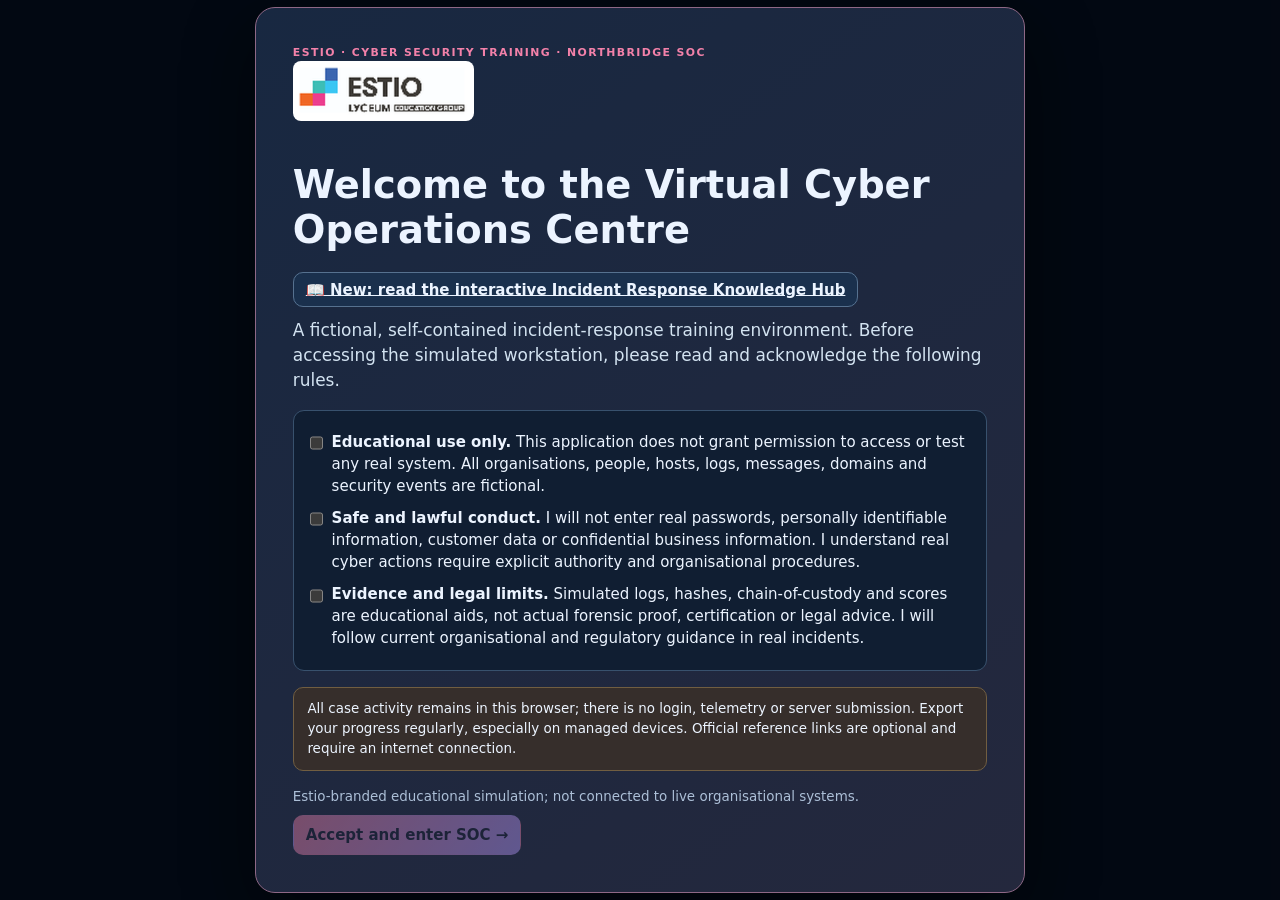
<file: Northbridge_SOC_3.2_Learning_Hub/index.html>
<!doctype html><html lang="en-GB"><head><meta charset="utf-8"><meta name="viewport" content="width=device-width,initial-scale=1"><meta name="theme-color" content="#101b2f"><meta name="description" content="Northbridge SOC 3 – a self-contained fictional cyber incident response workstation for education"><title>Northbridge SOC 3.2 · Virtual Analyst Workstation</title><link rel="icon" href="assets/favicon.svg" type="image/svg+xml"><link rel="stylesheet" href="assets/desktop.css"><script defer src="data/scenarios.js"></script><script defer src="data/practical_missions.js"></script><script defer src="core/engine.js"></script><script defer src="core/desktop.js"></script></head><body><a class="skip" href="#workarea">Skip to workstation</a><div id="root"><p class="loading">Starting Northbridge SOC…</p></div><noscript>This application needs JavaScript enabled. All incidents and activity are fictional and local to your browser.</noscript></body></html>
</file>
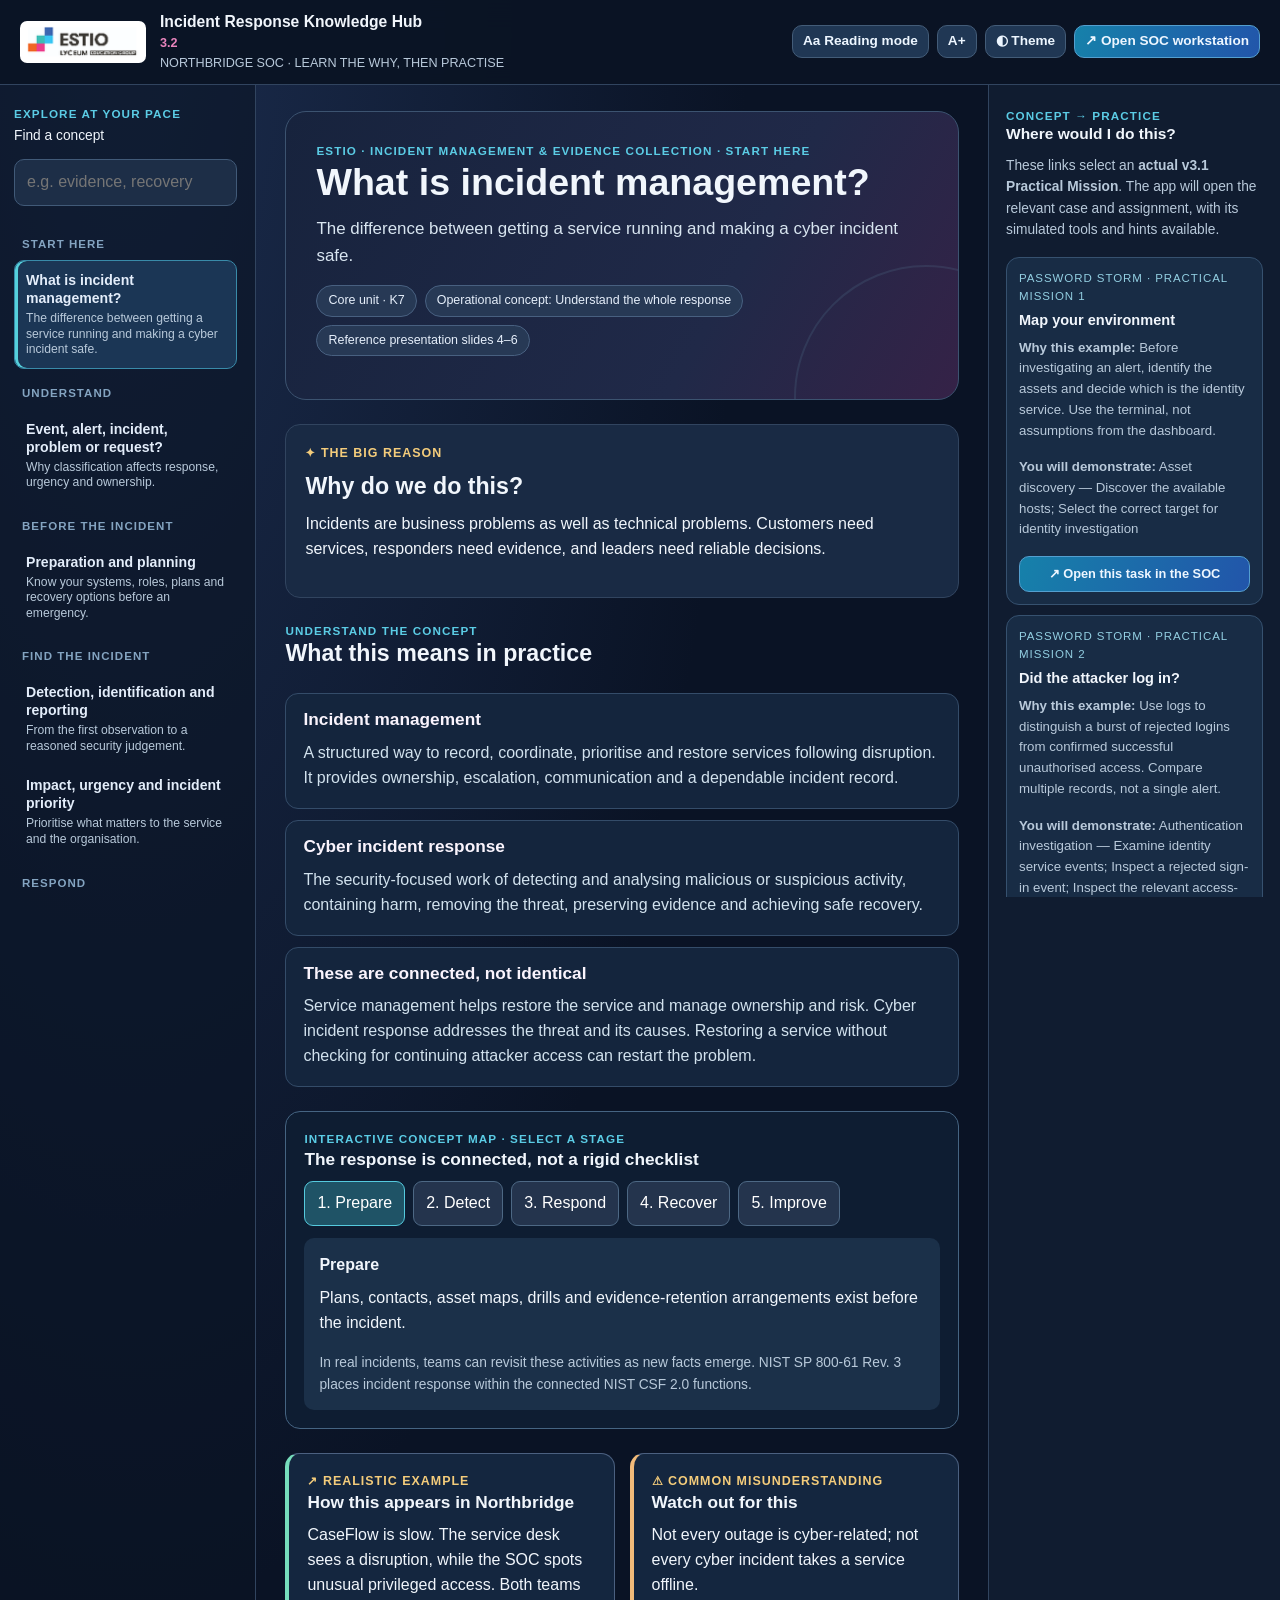
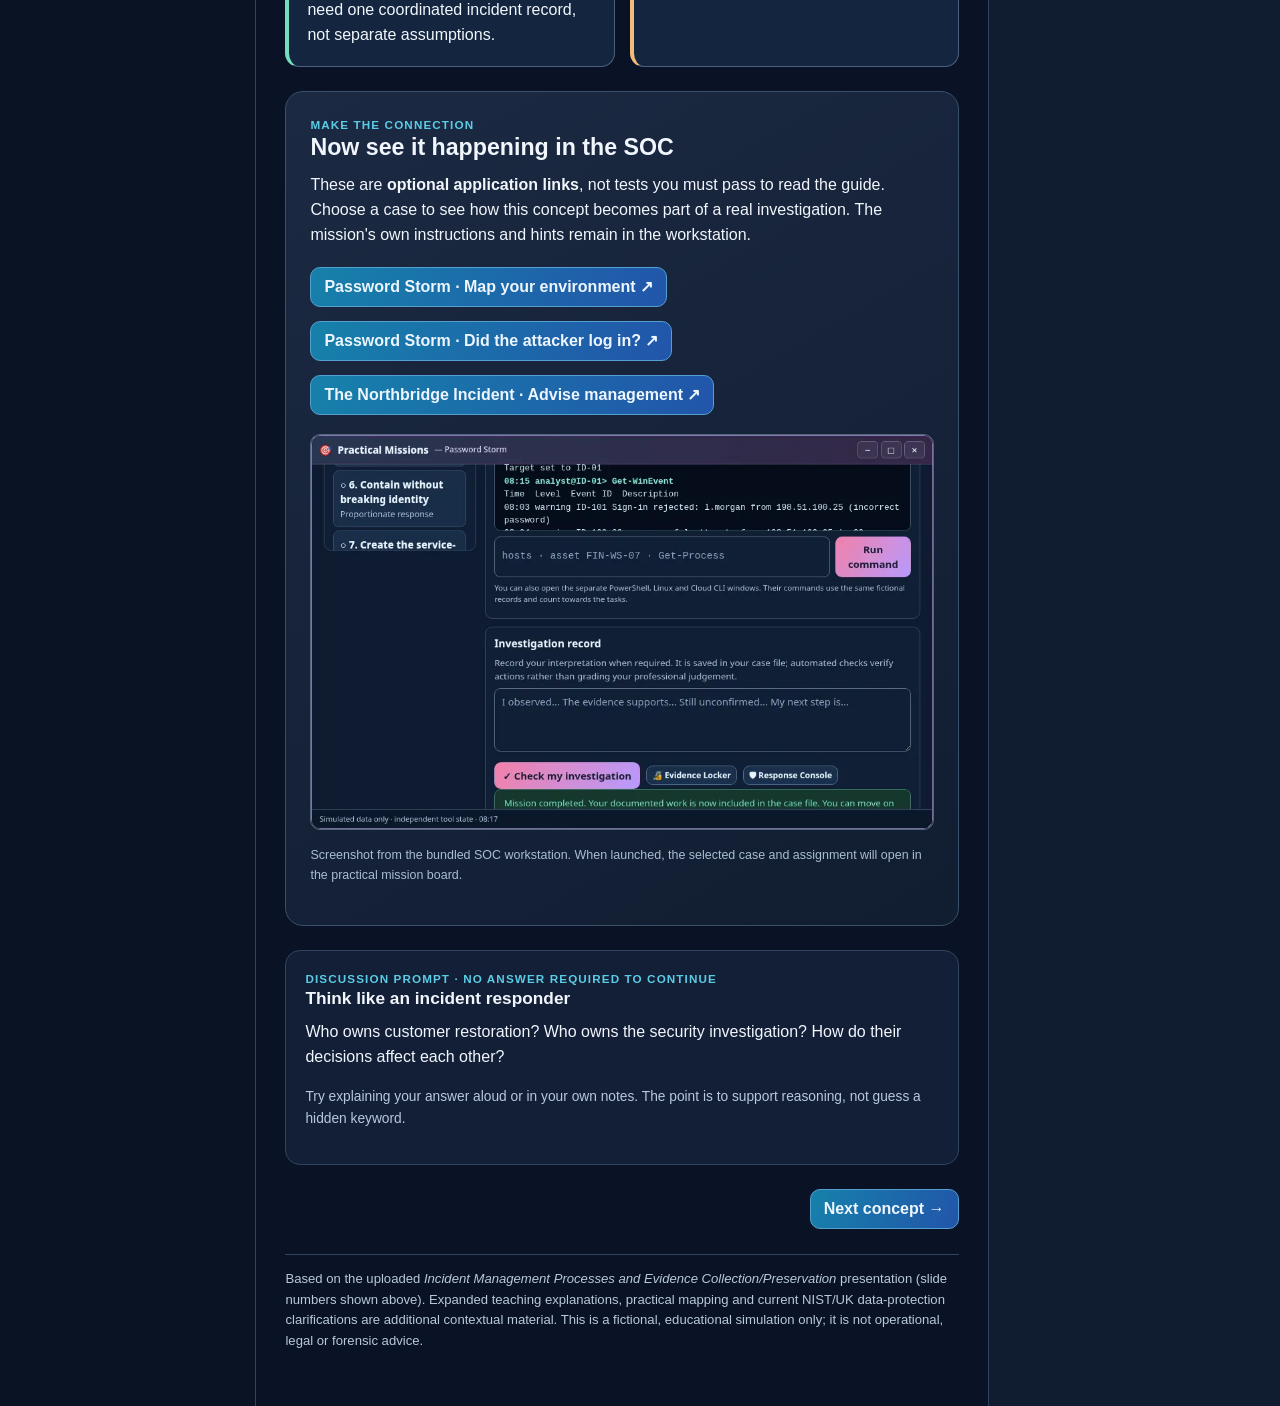
<file: Northbridge_SOC_3.2_Learning_Hub/knowledge/index.html>
<!doctype html><html lang="en-GB"><head><meta charset="utf-8"><meta name="viewport" content="width=device-width, initial-scale=1"><meta name="theme-color" content="#111a2f"><meta name="description" content="Estio Northbridge SOC: learn the incident response process, understand evidence, then practise in a self-contained virtual SOC."><title>Incident Response Knowledge Hub · Estio Northbridge SOC</title><link rel="icon" href="../assets/favicon.svg" type="image/svg+xml"><link rel="stylesheet" href="knowledge.css"><script defer src="../data/practical_missions.js"></script><script defer src="content.js"></script><script defer src="knowledge.js"></script></head><body><a class="skip" href="#lesson">Skip to learning content</a><div id="app"></div><noscript>Enable JavaScript to view the interactive knowledge hub. This application is self-contained, with no external services.</noscript></body></html>
</file>
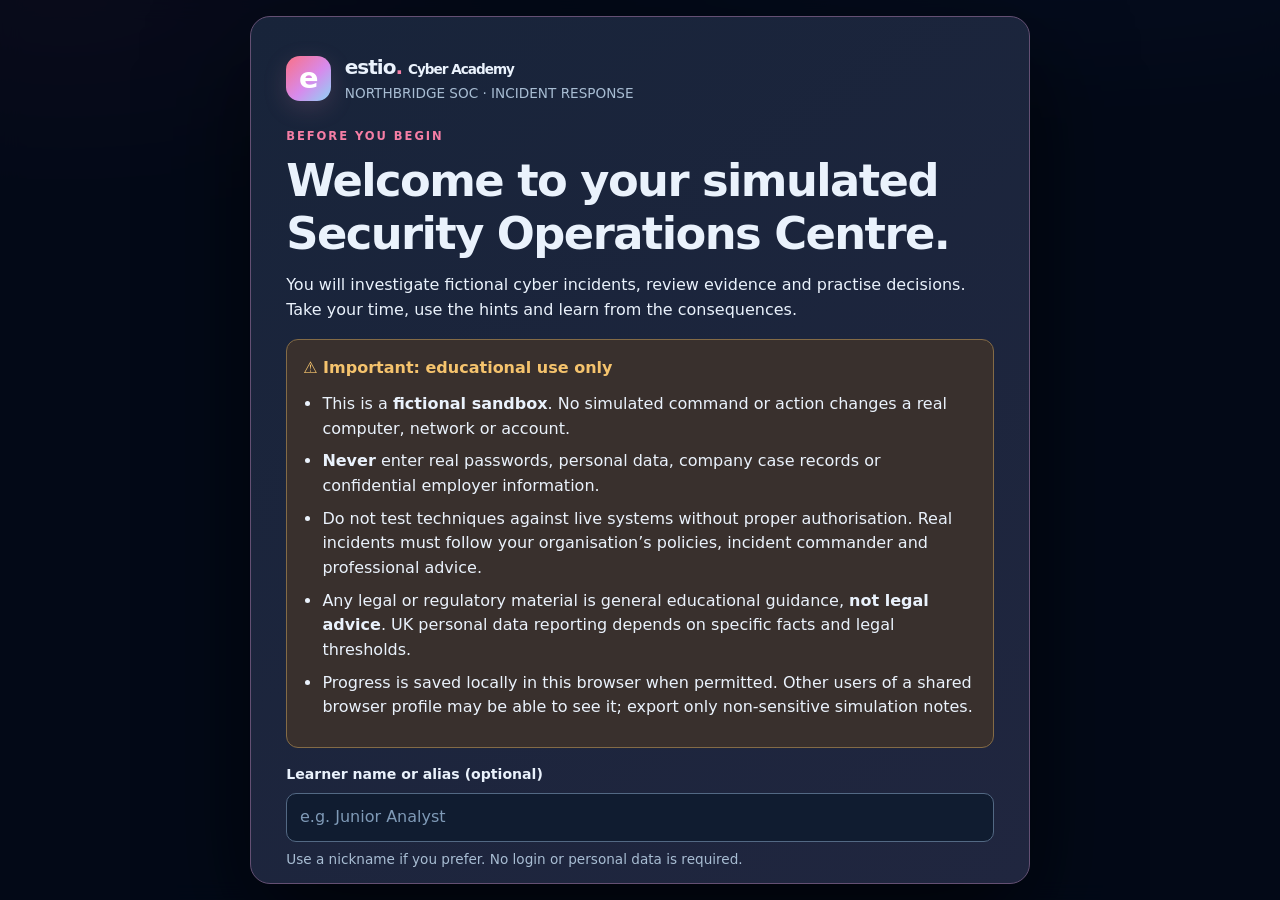
<file: Northbridge_SOC_3.2_Learning_Hub/legacy-academy/index.html>
<!doctype html>
<html lang="en-GB">
<head>
  <meta charset="utf-8">
  <meta name="viewport" content="width=device-width,initial-scale=1">
  <meta name="description" content="Estio-styled offline incident response simulation for Level 4 Cyber Security apprentices. Fictional, educational use only.">
  <meta name="theme-color" content="#101c37">
  <title>Northbridge SOC v2 | Incident Response Academy</title>
  <link rel="stylesheet" href="styles.css">
  <script defer src="content.js"></script>
  <script defer src="desk.js"></script>
  <script defer src="app.js"></script>
</head>
<body>
  <a href="#main" class="skip-link">Skip to main content</a>
  <div id="app"><div class="loading">Loading Northbridge SOC…</div></div>
  <noscript><p class="nojs">JavaScript is required to use the interactive simulation. Enable JavaScript in your browser and reload.</p></noscript>
</body>
</html>
</file>
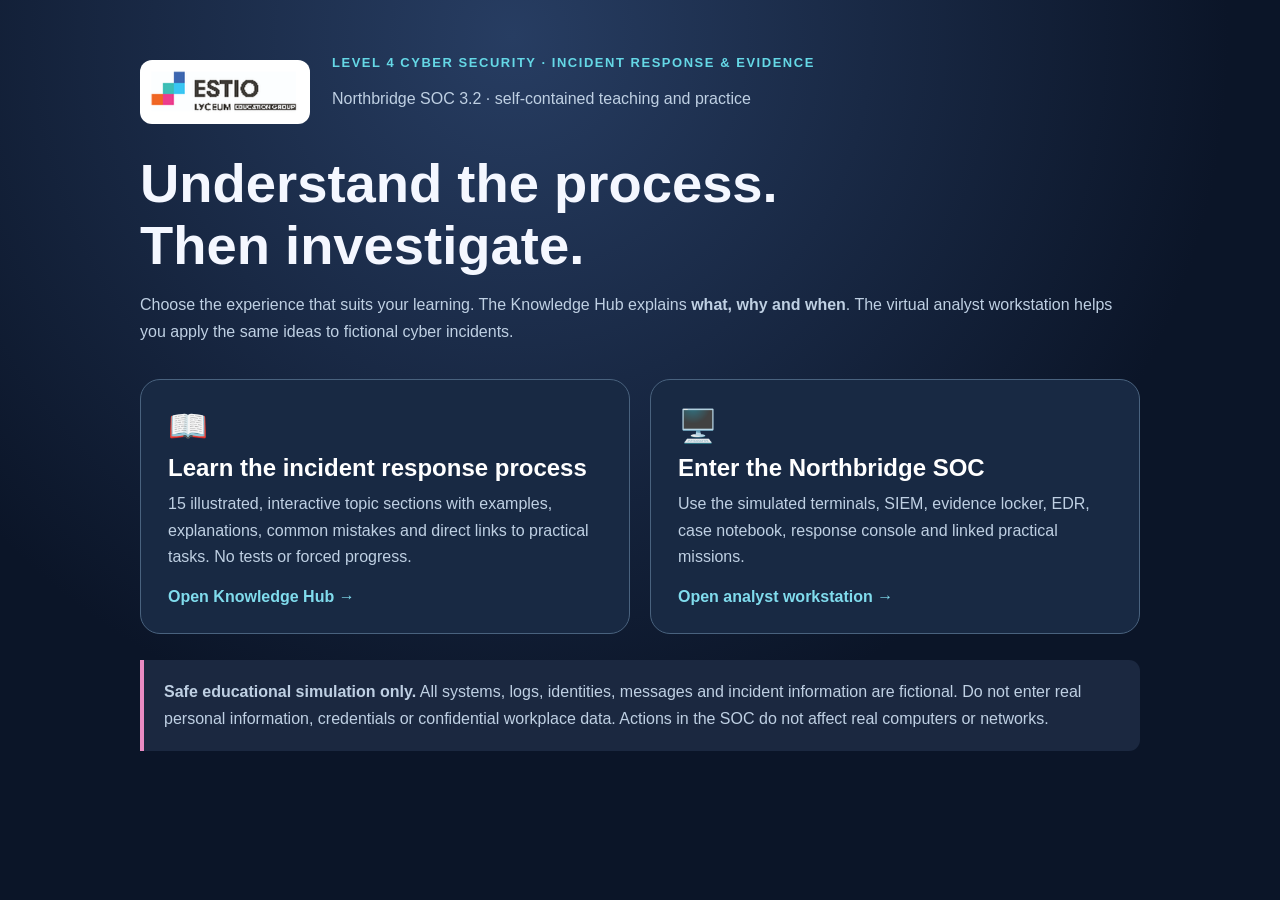
<file: Northbridge_SOC_3.2_Learning_Hub/START_HERE.html>
<!doctype html><html lang="en-GB"><head><meta charset="utf-8"><meta name="viewport" content="width=device-width,initial-scale=1"><title>Start Here · Estio Incident Response Academy</title><link rel="icon" href="assets/favicon.svg" type="image/svg+xml"><style>:root{color-scheme:dark}*{box-sizing:border-box}body{margin:0;min-height:100vh;background:radial-gradient(circle at 40% 4%,#273d62,#0b1528 62%);font-family:'Segoe UI',Arial,sans-serif;color:#f4f7ff}main{width:min(1000px,94%);margin:auto;padding:55px 0}header{display:flex;align-items:center;gap:22px;margin-bottom:25px}img.logo{width:170px;background:white;padding:10px;border-radius:12px}h1{font-size:clamp(2rem,5vw,3.4rem);margin:20px 0 14px;line-height:1.13}p{line-height:1.65;color:#bfd0e3}.eyebrow{text-transform:uppercase;color:#65d8e6;letter-spacing:.12em;font-size:.81rem;font-weight:750}.cards{display:grid;grid-template-columns:1fr 1fr;gap:20px;margin-top:34px}.card{display:block;border-radius:20px;background:#182943;border:1px solid #49627e;text-decoration:none;color:#fff;padding:27px;min-height:245px;transition:border-color .2s,transform .2s}.card:hover,.card:focus-visible{transform:translateY(-2px);border-color:#7ad9ed;outline:0}.card h2{font-size:1.5rem;margin:9px 0}.card p{margin:0 0 18px}.icon{font-size:2rem}.cta{color:#80dced;font-weight:700}.note{border-left:4px solid #e98bc3;margin-top:26px;padding:3px 20px;background:#1b2840;border-radius:0 11px 11px 0}@media(max-width:650px){header{display:block}.cards{grid-template-columns:1fr}main{padding:25px 0}}</style></head><body><main><header><img class="logo" src="assets/estio-logo.png" alt="Estio coloured blocks logo and wordmark"><div><div class="eyebrow">Level 4 Cyber Security · Incident Response & Evidence</div><p>Northbridge SOC 3.2 · self-contained teaching and practice</p></div></header><h1>Understand the process.<br>Then investigate.</h1><p>Choose the experience that suits your learning. The Knowledge Hub explains <strong>what, why and when</strong>. The virtual analyst workstation helps you apply the same ideas to fictional cyber incidents.</p><div class="cards"><a class="card" href="knowledge/index.html"><div class="icon" aria-hidden="true">📖</div><h2>Learn the incident response process</h2><p>15 illustrated, interactive topic sections with examples, explanations, common mistakes and direct links to practical tasks. No tests or forced progress.</p><div class="cta">Open Knowledge Hub →</div></a><a class="card" href="index.html"><div class="icon" aria-hidden="true">🖥️</div><h2>Enter the Northbridge SOC</h2><p>Use the simulated terminals, SIEM, evidence locker, EDR, case notebook, response console and linked practical missions.</p><div class="cta">Open analyst workstation →</div></a></div><div class="note"><p><strong>Safe educational simulation only.</strong> All systems, logs, identities, messages and incident information are fictional. Do not enter real personal information, credentials or confidential workplace data. Actions in the SOC do not affect real computers or networks.</p></div></main></body></html>
</file>
<file: Northbridge_SOC_3.2_Learning_Hub/assets/desktop.css>
:root{--base:#080f20;--panel:#111f36;--panel2:#182d49;--panel3:#213a59;--border:#38516d;--text:#ecf4ff;--muted:#acbfd7;--pink:#f381a9;--violet:#b79aff;--cyan:#86d8ff;--mint:#78dfbc;--amber:#f8cb80;--red:#ff98a4;--shadow:0 24px 70px #0007;--font:system-ui,-apple-system,"Segoe UI",Arial,sans-serif;--scale:1;color-scheme:dark}
*{box-sizing:border-box}body{margin:0;background:var(--base);color:var(--text);font-family:var(--font);font-size:calc(15px * var(--scale));line-height:1.48}button,input,select,textarea{font:inherit}button{cursor:pointer}a{color:var(--cyan)}:focus-visible{outline:3px solid var(--amber)!important;outline-offset:3px}.skip{position:absolute;top:-100px;left:8px;z-index:99999;padding:10px;background:white;color:#111}.skip:focus{top:8px}.loading{padding:3rem}.screen{min-height:100vh;display:flex;flex-direction:column;background:radial-gradient(ellipse at 10% 5%,#472c51aa,transparent 42%),radial-gradient(ellipse at 95% 0%,#1b5071c0,transparent 38%),#081427}.top{height:65px;background:#09162cee;border-bottom:1px solid var(--border);display:flex;align-items:center;justify-content:space-between;padding:0 1.2rem;gap:.8rem;position:relative;z-index:15}.brand{display:flex;align-items:center;gap:.75rem}.brandlogo{display:grid;place-items:center;width:43px;height:43px;border-radius:13px;color:#14192b;background:linear-gradient(130deg,#ff94b7,#bd93fc 65%,#73dafa);font-size:1.35rem;font-weight:1000;box-shadow:0 5px 16px #ee7ba333}.brand strong{letter-spacing:-.025em;font-size:1.18rem}.brand small{display:block;font-size:.68rem;color:var(--muted);letter-spacing:.08em}.topright,.cluster,.row{display:flex;align-items:center;gap:.55rem;flex-wrap:wrap}.topright{justify-content:flex-end}.pill{padding:.24rem .65rem;border:1px solid var(--border);border-radius:100px;color:var(--muted);background:#101f36;font-size:.73rem}.pill.live{color:var(--mint);border-color:#3b7d69}.pill.danger{color:var(--red);border-color:#9b5260}.pill.amber{color:var(--amber);border-color:#7b623b}.btn{border:1px solid #56718f;background:#1a304d;color:var(--text);border-radius:10px;min-height:36px;padding:.48rem .75rem;font-weight:700;text-align:center}.btn:hover{background:#284568;border-color:var(--cyan)}.btn.primary{background:linear-gradient(125deg,var(--pink),#b79aff);border-color:transparent;color:#181d30}.btn.danger{color:#ffe2e5;border-color:#b26072;background:#5c2837}.btn.green{color:#ddfff2;background:#16513f;border-color:#3d9678}.btn.ghost{background:transparent;border-color:transparent}.btn.small{min-height:28px;padding:.28rem .52rem;font-size:.77rem}.btn:disabled{opacity:.42;cursor:not-allowed}.desktop{flex:1;position:relative;min-height:700px;overflow:hidden}.wall{position:absolute;inset:0;background:linear-gradient(145deg,#111b33 0%,#13294a 48%,#301f3e 100%)}.wall:after{content:"";position:absolute;right:-130px;bottom:-200px;width:650px;height:650px;border:110px solid #fff1;border-radius:50%;transform:rotate(-20deg)}.desktop-icons{position:absolute;left:1.3rem;top:1.1rem;display:grid;grid-template-columns:repeat(2,103px);gap:.65rem;z-index:2;max-height:calc(100% - 24px);overflow-y:auto;overflow-x:hidden;scrollbar-color:#576985 transparent;padding-right:.25rem}.shortcut{background:#142b4377;border:1px solid transparent;color:var(--text);text-shadow:0 1px 2px #0009;border-radius:12px;min-height:88px;padding:.55rem;display:flex;align-items:center;justify-content:center;flex-direction:column;gap:.4rem;text-align:center;font-size:.79rem}.shortcut:hover{border-color:var(--cyan);background:#4b709355}.shortcut .emoji{font-size:1.7rem}.wall-note{position:absolute;right:2.5rem;bottom:3.3rem;max-width:450px;color:#d0deefba;text-align:right;pointer-events:none}.wall-note h1{font-weight:850;font-size:clamp(2rem,4vw,4rem);margin:0;letter-spacing:-.06em}.wall-note p{font-size:.86rem;margin:.3rem 0}.taskbar{position:relative;z-index:12;display:flex;align-items:center;gap:.35rem;min-height:49px;background:#091528e8;border-top:1px solid #3b4f70;padding:.35rem .6rem;flex-wrap:wrap}.taskbar-app{display:flex;gap:.4rem;align-items:center;border:1px solid #334c65;border-radius:8px;color:var(--text);background:#182b45;padding:.35rem .58rem;font-size:.77rem}.taskbar-app.active{border-bottom:3px solid var(--pink)}.taskbar .spacer{flex:1}.window{position:absolute;z-index:4;top:36px;left:255px;width:min(930px,calc(100% - 265px));height:590px;min-height:270px;border:1px solid #506887;background:#0e1b30;border-radius:14px;box-shadow:var(--shadow);display:flex;flex-direction:column;overflow:hidden;resize:both}.window.focused{border-color:#a084c5;box-shadow:0 24px 65px #0009,0 0 0 1px #f381a94d}.winbar{min-height:43px;display:flex;justify-content:space-between;align-items:center;padding:.45rem .7rem;background:linear-gradient(90deg,#283551,#342746);border-bottom:1px solid #655677;touch-action:none;user-select:none;cursor:grab}.wintitle{display:flex;align-items:center;gap:.55rem;font-weight:850;min-width:0}.wintitle small{font-weight:500;font-size:.75rem;color:#d9d2e4}.window-controls{display:flex;gap:4px}.win-control{border:1px solid #6f637e;background:#3c3552;color:white;border-radius:6px;height:26px;min-width:31px}.win-control:hover{background:#695170}.wincontent{flex:1;min-height:0;overflow:auto;padding:1rem 1.1rem;scrollbar-color:#4a6680 transparent}.winfooter{padding:.35rem .75rem;border-top:1px solid var(--border);font-size:.69rem;color:var(--muted);background:#0b182b}.toolbar{display:flex;gap:.55rem;flex-wrap:wrap;align-items:center;margin-bottom:.8rem}.toolbar input,.toolbar select{flex:1;min-width:135px}.field{display:grid;gap:.28rem;margin:.65rem 0}.field label{font-weight:750;font-size:.82rem;color:#d2e5f7}input,select,textarea{width:100%;border:1px solid #58718e;background:#101f35;color:var(--text);padding:.55rem .65rem;min-height:37px;border-radius:9px}textarea{min-height:95px;resize:vertical}input::placeholder,textarea::placeholder{color:#89a4c0}.grid2{display:grid;grid-template-columns:1fr 1fr;gap:.8rem}.grid3{display:grid;grid-template-columns:repeat(3,1fr);gap:.7rem}.split{display:grid;grid-template-columns:minmax(0,1.2fr) minmax(240px,.8fr);gap:.85rem}.panel{padding:.85rem;border:1px solid var(--border);border-radius:11px;background:var(--panel)}.panel.secondary{background:#122640}.panel h3{font-size:.98rem;margin:0 0 .5rem}.panel p{margin:.4rem 0}.muted{color:var(--muted)}.small{font-size:.84rem}.tiny{font-size:.72rem}.upper{font-size:.68rem;font-weight:850;text-transform:uppercase;letter-spacing:.13em;color:var(--pink)}.highlight{background:#2f2c48;border-left:3px solid var(--pink);padding:.7rem .8rem;border-radius:7px}.notice{border:1px solid #715e41;background:#362e2b;border-radius:10px;padding:.7rem .85rem;font-size:.84rem}.notice.green{background:#15372e;border-color:#3d8569}.notice.red{background:#3e2532;border-color:#a45466}.notice p{margin:0}.status{font-size:.74rem;font-weight:800;padding:.22rem .5rem;border-radius:6px;border:1px solid #456d7d;color:#aeeaff}.status.warning,.status.high{color:#ffdca0;border-color:#856e41}.status.critical,.status.danger,.status.malicious{color:#ffb4ba;border-color:#aa6272}.status.normal,.status.info{color:#a1e6c9;border-color:#48816a}.datagrid{width:100%;border-collapse:collapse;font-size:.78rem;min-width:690px}.datagrid th{position:sticky;top:0;background:#1d314e;color:#bcd2e6;text-align:left;padding:.55rem .5rem}.datagrid td{border-bottom:1px solid #2c4057;padding:.48rem .5rem;vertical-align:top;overflow-wrap:anywhere}.datagrid tr:hover td{background:#233853}.datawrap{overflow:auto;max-height:350px;border:1px solid var(--border);border-radius:9px}.linkbtn{border:0;background:transparent;color:var(--cyan);text-decoration:underline;padding:0;text-align:left}.linkbtn:hover{color:white}.console{font: .8rem/1.52 Consolas,"Courier New",monospace;background:#050d1a;color:#c9e5f1;border:1px solid #416077;border-radius:10px;min-height:250px;max-height:400px;overflow:auto;white-space:pre-wrap;overflow-wrap:anywhere;padding:.85rem}.console strong{color:#7dedd0}.console .err{color:#ff9ea9}.terminal-form{display:flex;gap:.5rem;margin-top:.5rem}.terminal-form input{font-family:Consolas,"Courier New",monospace}.inspector{overflow-wrap:anywhere}.code{font: .8rem/1.55 Consolas,monospace;background:#071425;border:1px solid #33506c;border-radius:8px;padding:.7rem;white-space:pre-wrap;overflow-wrap:anywhere;max-height:260px;overflow:auto;color:#c6ebf1}.asset{border:1px solid #47637f;background:#172b46;color:var(--text);border-radius:10px;padding:.65rem;text-align:left;display:grid;gap:.2rem}.asset:hover,.asset.selected{border-color:var(--pink);background:#2e304e}.asset .k{font-size:1.15rem}.asset small{color:var(--muted);font-size:.72rem}.asset.disabled{border-color:#a15e67}.metric{background:#132743;border:1px solid var(--border);border-radius:10px;padding:.65rem}.metric b{display:block;font-size:1.16rem}.metric small{color:var(--muted)}.listitem{border:1px solid var(--border);background:#132641;padding:.7rem;border-radius:9px;margin-bottom:.5rem}.listitem .row{justify-content:space-between;align-items:start}.listitem h4{margin:0;font-size:.9rem}.listitem p{margin:.3rem 0;font-size:.83rem}.intro{font-size:.92rem;color:#c5d7e9;max-width:820px}.check{display:flex;gap:.55rem;align-items:flex-start;margin:.6rem 0}.check input{width:18px;min-height:18px;accent-color:var(--pink);margin:.22rem 0}.overlay{position:fixed;inset:0;z-index:100;background:#030811e8;overflow:auto;display:flex;align-items:center;justify-content:center;padding:1.1rem}.welcome{max-width:770px;background:linear-gradient(145deg,#182841,#24283d);border:1px solid #8e6886;border-radius:20px;box-shadow:var(--shadow);padding:clamp(1.2rem,4vw,2.3rem)}.welcome h1{font-size:clamp(1.65rem,3vw,2.6rem);line-height:1.17}.welcome .lead{font-size:1.06rem;color:#d3e3f1}.welcome .agreements{border:1px solid var(--border);border-radius:11px;padding:.65rem 1rem;margin:1rem 0;background:#101e32}.modal{position:fixed;inset:0;z-index:99;background:#050b18d9;display:grid;place-items:center;padding:1rem}.modal-body{width:min(640px,100%);max-height:90vh;overflow:auto;background:#172840;border:1px solid var(--pink);border-radius:17px;padding:1.3rem;box-shadow:var(--shadow)}.modal-body h2{margin-top:0}.hint{margin-top:.7rem;padding:.85rem;border:1px solid #665f83;background:#232540;border-radius:10px}.hint p{margin:0}.divider{border:0;border-top:1px solid var(--border);margin:1rem 0}.progress{height:7px;background:#34465d;border-radius:20px;overflow:hidden}.progress span{display:block;height:100%;background:linear-gradient(90deg,var(--pink),var(--violet),var(--mint))}.task-done{border-color:#447b68;background:#16382d}.red{color:var(--red)}.green{color:var(--mint)}.amber{color:var(--amber)}.lightmode{--base:#edf2fa;--panel:#f7faff;--panel2:#e5edf9;--panel3:#d7e5f8;--border:#a9bed7;--text:#17263d;--muted:#3c526d;--cyan:#135987;--pink:#a82d67;--violet:#7654c0;--mint:#147450;--amber:#875408;--red:#a52646;color-scheme:light}.lightmode .screen{background:linear-gradient(130deg,#e8f0fc,#f9e6f0)}.lightmode .top,.lightmode .taskbar{background:#f2f5fe}.lightmode .wall{background:linear-gradient(125deg,#e4eafa,#f8dae9)}.lightmode .wall-note{color:#4d557c}.lightmode .shortcut{background:#ffffff95}.lightmode .window{background:#f8fbff}.lightmode .winbar{color:white}.lightmode .wincontent{color:#17263d}.lightmode .panel,.lightmode .metric,.lightmode .listitem{background:#eaf1fc}.lightmode input,.lightmode select,.lightmode textarea{background:#fff;color:#20324c}.lightmode .datagrid th{color:white}.lightmode .datagrid td:hover{background:#dde7f8}.lightmode .datawrap{background:#fff}.lightmode .btn{background:#e5eafa;color:#152a43}.lightmode .btn.primary{color:#19203d;background:linear-gradient(120deg,#e87a9c,#bea6f3)}.lightmode .pill,.lightmode .taskbar-app{background:#e7edfb;color:#26415e}.lightmode .highlight{background:#efddec}.lightmode .notice{background:#fff0db;color:#493016}.lightmode .notice.green{background:#e0f4ea;color:#154f36}.lightmode .notice.red{background:#ffe4e7;color:#632035}.lightmode .asset{background:#f1f4fc;color:#19314c}.lightmode .code,.lightmode .console{background:#102139;color:#d7f5ff}.lightmode .hint{background:#ede8f9}.lightmode .welcome,.lightmode .modal-body{background:#f7faff;color:#162844}.lightmode .welcome .lead{color:#2c425f}.lightmode .welcome .agreements{background:#eef4ff}.reading-ruler:after{content:"";position:fixed;top:42vh;left:0;width:100%;height:38px;background:#f1e36b1f;outline:1px solid #e5c85d44;pointer-events:none;z-index:98}@media(max-width:950px){.window{left:14px!important;top:12px!important;width:calc(100% - 28px)!important;height:calc(100% - 24px)!important;resize:none}.desktop-icons{display:none}.wall-note{display:none}.topright .pill{display:none}.desktop{min-height:760px}.split{grid-template-columns:1fr}.grid3{grid-template-columns:1fr 1fr}.window .wincontent{padding:.7rem}.top{height:auto;min-height:65px;flex-wrap:wrap;padding:.55rem}.taskbar{max-height:118px;overflow:auto}}@media(max-width:520px){.grid2,.grid3{grid-template-columns:1fr}.brand small{display:none}.brand strong{font-size:.92rem}.topright{gap:.2rem}.topright .btn{font-size:.7rem;padding:.3rem}.desktop{min-height:720px}.taskbar{font-size:.73rem}.window .winbar{gap:.25rem}.wintitle small{display:none}.wincontent .datawrap{max-height:280px}.metric b{font-size:.94rem}.btn{white-space:normal}}
@media(prefers-reduced-motion:reduce){*{scroll-behavior:auto!important;transition:none!important;animation:none!important}}

/* Estio brand and practical mission workbench */
.estio-brand{display:block;width:111px;height:auto;max-height:43px;object-fit:contain;background:#fff;border-radius:7px;padding:3px 5px}.welcome-brand{height:60px;width:auto;max-width:90%;object-fit:contain;background:white;border-radius:8px;padding:5px;margin-bottom:.6rem}.practice-grid{display:grid;grid-template-columns:minmax(205px,.7fr) minmax(0,2fr);gap:.8rem;align-items:start}.practice-list{max-height:660px;overflow:auto}.practice-task{display:block;width:100%;padding:.55rem .6rem;border:1px solid var(--border);border-radius:9px;background:var(--panel2);color:var(--text);margin:.35rem 0;text-align:left}.practice-task span{display:block;font-weight:760}.practice-task small{display:block;color:var(--muted);margin-top:.15rem}.practice-task.selected{border-color:var(--pink);background:#38314f}.practice-main{min-width:0}.lab-checklist{padding-left:1.35rem}.lab-checklist li{margin:.3rem 0}.lab-terminal .console{max-height:215px;min-height:140px}.sr-only{position:absolute;width:1px;height:1px;padding:0;margin:-1px;overflow:hidden;clip:rect(0,0,0,0);white-space:nowrap;border:0}
@media(max-width:800px){.practice-grid{grid-template-columns:1fr}.practice-list{max-height:230px}.estio-brand{width:80px}.lab-terminal .terminal-form{flex-direction:column}}
</file>
<file: Northbridge_SOC_3.2_Learning_Hub/knowledge/knowledge.css>
:root{--bg:#0a1325;--panel:#121f37;--panel2:#172942;--line:#31445f;--ink:#f1f6fc;--muted:#b8c9da;--cyan:#5bcce5;--pink:#e885bd;--green:#76ddbc;--amber:#f4cc7b;--brand:#312e62;--radius:17px;--focus:#fcd75d;--scale:1}
*{box-sizing:border-box}html{scroll-behavior:smooth}body{margin:0;background:radial-gradient(ellipse at 10% 0%,#1b2c4d 0,transparent 38%),var(--bg);color:var(--ink);font:calc(16px * var(--scale))/1.56 'Segoe UI',Arial,sans-serif}button,input,a{font:inherit}button{cursor:pointer}a{color:var(--cyan)}a:hover{text-decoration:none}:focus-visible{outline:3px solid var(--focus);outline-offset:3px}p{margin:.5rem 0 1rem}h1,h2,h3,h4{line-height:1.2;margin:0 0 .7rem}h1{font-size:clamp(1.6rem,3.4vw,2.35rem)}h2{font-size:1.45rem}h3{font-size:1.08rem}h4{font-size:1rem}small,.small{font-size:.86rem}.muted{color:var(--muted)}.eyebrow{color:var(--cyan);font-size:.73rem;font-weight:800;letter-spacing:.095em;text-transform:uppercase}.skip{position:absolute;top:-90px;left:12px;z-index:100}.skip:focus{top:12px;background:#fff;color:#000;padding:12px}.top{position:sticky;top:0;z-index:30;border-bottom:1px solid var(--line);background:rgba(11,20,37,.97);backdrop-filter:blur(14px)}.topinside{max-width:1600px;margin:auto;display:flex;align-items:center;justify-content:space-between;gap:14px;padding:10px 20px}.brand{display:flex;align-items:center;gap:14px;min-width:0}.brand img{width:126px;height:auto;max-height:48px;object-fit:contain;background:#fff;padding:5px 7px;border-radius:7px}.brand strong{display:block;font-size:.98rem}.brand span{color:var(--muted);font-size:.79rem;display:block}.topactions{display:flex;align-items:center;gap:8px;flex-wrap:wrap}.btn{display:inline-flex;align-items:center;justify-content:center;gap:7px;padding:9px 13px;border:1px solid #435c78;border-radius:10px;background:#203754;color:#edf6ff;text-decoration:none;font-weight:650;line-height:1.25}.btn.primary{background:linear-gradient(110deg,#1681aa,#2255aa);border-color:#549fcf}.btn.secondary{background:#32294c;border-color:#67537f}.btn:hover{filter:brightness(1.18)}.btn.small{font-size:.85rem;padding:7px 10px}.app-grid{max-width:1600px;margin:auto;display:grid;grid-template-columns:256px minmax(0,1fr) 292px;min-height:calc(100vh - 75px);gap:0}.sidebar{border-right:1px solid var(--line);padding:20px 14px 28px;background:rgba(11,20,37,.62)}.sidebar-inner{position:sticky;top:88px;max-height:calc(100vh - 110px);overflow-y:auto;padding-right:4px}.search{background:#1d2e47;border:1px solid #415a78;border-radius:10px;color:#fff;width:100%;padding:10px 12px;margin:11px 0 14px}.navgroup{font-size:.72rem;text-transform:uppercase;letter-spacing:.09em;color:#84a4c1;font-weight:800;margin:16px 8px 6px}.navbtn{width:100%;border:1px solid transparent;background:transparent;text-align:left;color:var(--muted);padding:10px 11px;border-radius:10px;line-height:1.28}.navbtn strong{display:block;font-weight:650;color:#e3edfa;font-size:.88rem}.navbtn span{display:block;font-size:.76rem;margin-top:4px}.navbtn:hover{background:#1a2b46}.navbtn.active{border-color:#398ba9;background:#1b3655;box-shadow:inset 3px 0 #55d0dc}.main{padding:26px clamp(18px,2.3vw,38px) 55px;min-width:0}.introhero{border:1px solid #3c5370;border-radius:21px;overflow:hidden;background:linear-gradient(120deg,#17233d 0%,#202948 65%,#352247 100%);padding:30px 30px 27px;position:relative}.introhero:after{content:'';width:260px;height:260px;border:2px solid #86d9e619;border-radius:50%;position:absolute;right:-100px;bottom:-130px;pointer-events:none}.introhero p{max-width:720px;color:#d8e5f0}.chiplane{display:flex;gap:8px;flex-wrap:wrap;margin:16px 0}.chip{background:#273955;border:1px solid #486080;color:#e6effb;border-radius:50px;font-size:.78rem;padding:5px 11px}.section{margin-top:24px}.card{border:1px solid var(--line);border-radius:15px;background:var(--panel);padding:19px}.card.soft{background:#192a44}.sectiontitle{display:flex;justify-content:space-between;align-items:flex-end;gap:12px}.statement{border-left:4px solid var(--cyan);padding:13px 18px;background:#17364a;border-radius:0 12px 12px 0}.concepts{display:grid;gap:11px;margin-top:14px}.concept{border:1px solid #344c69;background:#14253d;border-radius:13px;padding:15px 17px}.concept h3{color:#faf4fd}.concept p{margin:6px 0 2px;color:#d2e2ee}.kicker{display:flex;align-items:center;gap:9px;color:var(--amber);font-size:.78rem;text-transform:uppercase;letter-spacing:.08em;font-weight:750}.pair{display:grid;grid-template-columns:1fr 1fr;gap:15px}.callout{padding:18px;border:1px solid #4b6080;border-radius:14px;background:#14263f}.callout.alert{border-left:4px solid #f2bb7a}.callout.why{border-left:4px solid #76ddbc}.callout p{margin-bottom:0}.toolbox{padding:24px;border:1px solid #3a506a;border-radius:18px;background:linear-gradient(150deg,#1b2942,#111d31)}.toolbox .btn{margin:3px 6px 3px 0}.guideimage{width:100%;height:auto;border-radius:10px;border:1px solid #516780}.aside{border-left:1px solid var(--line);padding:22px 17px;background:#101c30}.aside-inner{position:sticky;top:90px;max-height:calc(100vh - 110px);overflow:auto}.aside h3{font-size:.97rem}.mapping{border:1px solid #36516f;border-radius:13px;background:#182c45;padding:12px;margin:10px 0}.mapping .case{display:block;font-size:.72rem;text-transform:uppercase;letter-spacing:.08em;color:#92cee1}.mapping strong{display:block;font-size:.91rem;line-height:1.3;margin:5px 0}.mapping p{font-size:.83rem;color:var(--muted)}.mapping .btn{font-size:.8rem;width:100%;padding:9px 8px}.foot{border-top:1px solid var(--line);margin-top:25px;padding-top:14px;color:var(--muted);font-size:.82rem}.visual{background:#0e1d32;border:1px solid #456482;padding:18px;border-radius:15px}.stagerow{display:flex;gap:8px;flex-wrap:wrap;margin:12px 0}.stage{border:1px solid #4d6884;background:#24344d;border-radius:9px;padding:9px 12px;color:#fff}.stage.selected{border-color:#55cade;background:#1f5366}.stageinfo{background:#1b3049;padding:15px;border-radius:10px;min-height:97px}.experiment{display:grid;grid-template-columns:1fr 1fr;gap:10px}.experiment label{font-size:.9rem}.experiment select{width:100%;margin-top:5px;padding:9px;background:#263f59;color:#f5f8ff;border:1px solid #56748d;border-radius:8px}.experimentout{margin-top:13px;padding:13px;background:#214050;border-radius:10px}.quote{font-weight:600;font-size:1.03rem;color:#f5e6f4}.example{border-top:1px solid #3c5671;margin-top:13px;padding-top:12px}.tilegrid{display:grid;grid-template-columns:repeat(3,1fr);gap:8px}.tile{background:#203753;border:1px solid #456986;padding:12px;border-radius:12px;text-align:center;font-weight:600;color:#dff1fb}.tile.selected{background:#1c5a65;border-color:#6ee9db}.subtle{font-size:.78rem;color:#a9bed1}.term{border:1px solid #34506c;background:#0b1727;padding:15px;border-radius:12px;font-family:Consolas,monospace;color:#b9f7d3;font-size:.9rem;line-height:1.7}.readmode .main p,.readmode .main li{line-height:1.95}.readmode .main{max-width:950px}.lightmode{--bg:#f2f5fa;--panel:#fff;--panel2:#eaf0fa;--line:#c3d1df;--ink:#192842;--muted:#3c4c64}.lightmode .top,.lightmode .sidebar,.lightmode .aside{background:#e9f0fa}.lightmode .introhero,.lightmode .card,.lightmode .concept,.lightmode .callout,.lightmode .visual,.lightmode .toolbox{color:#edf7ff}.lightmode .concept{background:#1b304c}.lightmode .card{color:#182942}.lightmode .card.soft{background:#e6effa}.lightmode .callout,.lightmode .visual{background:#182d48}.lightmode .navbtn strong{color:#192a43}.lightmode .navbtn.active strong{color:#fff}.lightmode .aside h3,.lightmode .aside p{color:#192a43}.lightmode .mapping{color:#fff}.lightmode .mapping p{color:#c3d7e8}.lightmode .statement{color:#fff}.lightmode .card .concept p{color:#d2e2ee}.lightmode .sidebar .navbtn.active{color:#fff}.lightmode .top .brand strong{color:#192a43}.lightmode .top .brand span{color:#435570}.lightmode .subtle{color:#53657a}.lightmode .search{color:#fff}
@media(max-width:1150px){.app-grid{grid-template-columns:225px minmax(0,1fr)}.aside{grid-column:2;border-left:0;border-top:1px solid var(--line)}.aside-inner{position:static;max-height:none}.aside .mapping{display:inline-block;vertical-align:top;width:min(300px,100%);margin-right:9px}}@media(max-width:700px){.topinside{display:block}.topactions{margin-top:9px}.app-grid{display:block}.sidebar{border-right:0;border-bottom:1px solid var(--line);padding:10px}.sidebar-inner{position:static;max-height:205px}.sidebar .navgroup{margin-top:8px}.navbtn{display:inline-block;width:auto;margin:3px}.navbtn span{display:none}.main{padding:14px 12px 32px}.introhero{padding:21px 17px}.pair,.experiment{grid-template-columns:1fr}.aside{padding:13px}.stagerow{gap:4px}.stage{padding:7px 9px;font-size:.82rem}.tilegrid{grid-template-columns:1fr 1fr}.brand img{width:99px}.topactions .btn{font-size:.8rem;padding:7px}}
@media(prefers-reduced-motion:reduce){html{scroll-behavior:auto}*{animation:none!important;transition:none!important}}
</file>
<file: Northbridge_SOC_3.2_Learning_Hub/legacy-academy/styles.css>
/* Northbridge SOC • Estio cyber education presentation, no external fonts or stylesheets */
:root{color-scheme:dark;--bg:#091324;--panel:#121f35;--panel2:#192942;--panel3:#20334f;--surface:#101c30;--border:#30445c;--text:#eaf2fc;--muted:#a8bdd3;--soft:#7f9ab7;--accent:#76c6f7;--accent2:#ee7cae;--estio:#f57ea5;--mint:#6ee7bd;--amber:#f5c36d;--red:#ff8495;--purple:#b3a1ff;--shadow:0 18px 40px #0004;--radius:18px;--font:system-ui,-apple-system,'Segoe UI',Arial,sans-serif;--size:16px}
*{box-sizing:border-box}html{scroll-behavior:smooth}body{margin:0;background:radial-gradient(ellipse 70% 40% at 85% -15%,#293d74 0%,transparent 70%),radial-gradient(ellipse 60% 35% at 5% 0,#3d233f 0%,transparent 65%),var(--bg);color:var(--text);font-family:var(--font);font-size:var(--size);line-height:1.55;min-height:100vh}button,input,textarea,select{font:inherit}button{cursor:pointer}a{color:var(--accent)}a:hover{text-decoration-thickness:2px}button:focus-visible,a:focus-visible,input:focus-visible,select:focus-visible,textarea:focus-visible,[tabindex]:focus-visible{outline:3px solid var(--amber)!important;outline-offset:3px}.skip-link{position:absolute;left:-9999px;z-index:10000;top:8px;padding:12px;background:#fff;color:#001a2d}.skip-link:focus{left:8px}.nojs{margin:5rem auto;max-width:600px}.loading{padding:8rem 3rem;text-align:center}.muted{color:var(--muted)}.small{font-size:.85rem}.tiny{font-size:.75rem}.upper{text-transform:uppercase;letter-spacing:.13em;font-size:.74rem;font-weight:800}.bold{font-weight:800}h1,h2,h3,h4,p{margin-top:0}h1{font-size:clamp(1.65rem,3vw,2.7rem);line-height:1.18;letter-spacing:-.035em;margin-bottom:.8rem}h2{font-size:1.45rem;line-height:1.3;letter-spacing:-.02em;margin-bottom:.85rem}h3{font-size:1.04rem;margin-bottom:.5rem}p{margin-bottom:.9rem}hr{border:0;border-top:1px solid var(--border);margin:1.1rem 0}.shell{max-width:1590px;margin:0 auto;min-height:100vh}.topbar{position:sticky;top:0;background:#0c1828f2;backdrop-filter:blur(16px);border-bottom:1px solid var(--border);display:flex;align-items:center;justify-content:space-between;gap:1rem;padding:.85rem clamp(1rem,2.6vw,2.5rem);z-index:100}.brand{display:flex;align-items:center;gap:.85rem;min-width:0}.brand-sign{display:grid;place-items:center;font-size:1.8rem;font-weight:900;color:white;width:45px;height:45px;background:linear-gradient(135deg,#fb7185,#d78aec 55%,#8ed3f5);border-radius:14px;box-shadow:0 7px 23px #cf7da030}.brand-name{font-size:1.25rem;font-weight:900;letter-spacing:-.05em}.brand-name .dot{color:var(--estio)}.brand-line{font-size:.71rem;color:var(--muted);font-weight:600;letter-spacing:.04em}.top-actions{display:flex;gap:.5rem;align-items:center;flex-wrap:wrap;justify-content:flex-end}.pill{font-size:.74rem;border-radius:100px;padding:.25rem .65rem;border:1px solid var(--border);color:var(--muted);background:var(--surface)}.pill.live{border-color:#39745e;color:var(--mint);background:#14362b}.pill.warn{border-color:#72572b;color:var(--amber)}.btn{display:inline-flex;align-items:center;justify-content:center;gap:.5rem;border:1px solid #52647b;border-radius:11px;background:var(--panel2);color:var(--text);padding:.66rem 1rem;font-weight:750;min-height:42px;text-decoration:none;transition:transform .13s ease,border .13s ease,background .13s ease;white-space:normal;text-align:center}.btn:hover:not(:disabled){transform:translateY(-1px);border-color:var(--accent);background:var(--panel3)}.btn.primary{background:linear-gradient(100deg,#f17ca2,#bf7bdd);color:#14182c;border:0}.btn.primary:hover:not(:disabled){filter:brightness(1.09)}.btn.green{background:#1e634e;border-color:#459879;color:#ecfff6}.btn.danger{background:#542936;border-color:#a45166;color:#ffd8df}.btn.text{background:transparent;border-color:transparent;color:var(--muted)}.btn.small{font-size:.81rem;min-height:34px;padding:.35rem .65rem}.btn:disabled{opacity:.42;cursor:not-allowed}.grid-layout{display:grid;grid-template-columns:238px minmax(0,1fr);gap:1.25rem;padding:1.25rem clamp(1rem,2.6vw,2.5rem)}.sidebar{position:sticky;top:91px;align-self:start;background:var(--panel);border:1px solid var(--border);border-radius:var(--radius);padding:1rem;box-shadow:var(--shadow)}.nav-group{margin-bottom:1.1rem}.nav-caption{font-weight:850;text-transform:uppercase;letter-spacing:.12em;color:var(--soft);font-size:.66rem;padding:.6rem .65rem}.nav-btn{display:flex;align-items:center;gap:.65rem;width:100%;color:var(--muted);background:transparent;border:0;text-align:left;border-radius:11px;padding:.76rem .7rem;font-weight:700;font-size:.89rem}.nav-btn .nav-ico{display:inline-grid;place-items:center;width:26px;font-size:1.2rem}.nav-btn:hover{background:var(--panel2);color:var(--text)}.nav-btn.active{color:#fff;background:linear-gradient(105deg,#af568733,#579dcb26);box-shadow:inset 3px 0 var(--estio)}.sidebar-note{background:var(--surface);border-radius:11px;border:1px solid var(--border);padding:.85rem;font-size:.78rem;color:var(--muted)}main{min-width:0;padding-bottom:5rem}.eyebrow{color:var(--estio);font-size:.72rem;font-weight:900;letter-spacing:.17em;text-transform:uppercase;margin-bottom:.55rem}.lede{max-width:800px;color:var(--muted);font-size:1rem;line-height:1.7}.hero{position:relative;overflow:hidden;padding:2rem;background:linear-gradient(125deg,#21375b,#302748 62%,#502a47);border:1px solid #65506c;border-radius:22px;box-shadow:var(--shadow);margin-bottom:1.25rem}.hero::after{content:'';position:absolute;width:260px;height:260px;border:38px solid #ffffff09;transform:rotate(45deg);right:-80px;top:-100px;pointer-events:none}.hero>*{position:relative;z-index:1}.hero h1{max-width:840px}.hero .lede{color:#dae5f3}.hero .cta-row{margin:1.25rem 0 0}.kpi-grid{display:grid;grid-template-columns:repeat(4,minmax(0,1fr));gap:.9rem;margin:1rem 0 1.25rem}.kpi{background:var(--panel);border:1px solid var(--border);border-radius:15px;padding:1rem 1.1rem}.kpi .num{font-size:1.8rem;line-height:1.3;font-weight:900;letter-spacing:-.05em}.kpi .kpi-label{font-size:.78rem;color:var(--muted);font-weight:650}.card{background:var(--panel);border:1px solid var(--border);border-radius:var(--radius);padding:1.25rem;box-shadow:0 10px 25px #00000015}.card+.card{margin-top:1rem}.card.light{background:var(--panel2)}.card-head{display:flex;justify-content:space-between;align-items:center;gap:1rem;margin-bottom:1rem}.card-head h2,.card-head h3{margin-bottom:0}.two-col{display:grid;grid-template-columns:repeat(2,minmax(0,1fr));gap:1rem}.three-col{display:grid;grid-template-columns:repeat(3,minmax(0,1fr));gap:1rem}.section-gap{margin-top:1.25rem}.mission-card{display:flex;flex-direction:column;gap:.8rem;min-height:230px;position:relative;overflow:hidden}.mission-card:before{content:'';position:absolute;left:0;right:0;top:0;height:3px;background:var(--card-accent,var(--accent))}.mission-top{display:flex;align-items:center;justify-content:space-between;gap:.6rem}.mission-icon{display:grid;place-items:center;width:48px;height:48px;border-radius:12px;background:var(--panel3);color:var(--card-accent,var(--accent));font-size:1.6rem}.mission-card h3{font-size:1.16rem;margin:0}.mission-card p{font-size:.88rem;color:var(--muted);margin:0;flex:1}.mission-footer{display:flex;align-items:center;justify-content:space-between;gap:.5rem;flex-wrap:wrap}.progress-track{height:7px;background:#3a4b62;border-radius:20px;overflow:hidden;margin:.6rem 0}.progress-track .fill{height:100%;background:linear-gradient(90deg,#f17ca2,#9f9bff,#65d9cb);border-radius:20px;transition:width .2s ease}.phase-nav{display:flex;gap:.4rem;overflow:auto;padding:1rem 0;margin-bottom:.2rem;scrollbar-color:var(--border) transparent}.phase-tab{flex:1;min-width:122px;border-radius:11px;background:var(--panel);color:var(--muted);border:1px solid var(--border);padding:.7rem .7rem;text-align:left;font-size:.77rem;line-height:1.35;font-weight:800}.phase-tab.current{border-color:var(--estio);background:#8a496521;color:var(--text)}.phase-tab.done{border-color:#477963;color:var(--mint)}.phase-tab span{display:block;font-size:1.25rem;margin-bottom:.25rem}.work-head{display:flex;align-items:start;justify-content:space-between;gap:1rem;flex-wrap:wrap}.work-head .lede{margin:0}.step-header{display:flex;justify-content:space-between;gap:.6rem;align-items:start;flex-wrap:wrap;margin-bottom:1rem}.step-header h2{margin:0}.layout-detail{display:grid;grid-template-columns:minmax(0,1fr) minmax(250px,310px);gap:1rem;align-items:start}.pane{display:flex;flex-direction:column;gap:1rem}.side-stack{display:flex;flex-direction:column;gap:1rem}.note{padding:.85rem 1rem;border:1px solid #4a6d8e;background:#1c3249;border-radius:12px;font-size:.86rem}.note.orange{border-color:#86653b;background:#392b26}.note.green{border-color:#417962;background:#1b3936}.note.red{border-color:#92545c;background:#442b35}.tipbox{padding:1rem;background:var(--surface);border-left:4px solid var(--amber);border-radius:8px;margin:.8rem 0}.tipbox p:last-child{margin-bottom:0}.hint-toggle{display:flex;justify-content:space-between;align-items:center;gap:.6rem;width:100%;text-align:left;border:1px solid #665c4a;background:#3a332e;color:var(--amber);border-radius:9px;padding:.63rem .85rem;font-weight:700}.hint-content{margin:.6rem 0 0;padding:.8rem 1rem;border-radius:9px;background:var(--surface);font-size:.87rem;color:var(--text);border:1px solid var(--border)}.field{display:flex;flex-direction:column;gap:.43rem;margin:0 0 .95rem}.field label,.field legend{font-weight:750;font-size:.88rem}.field label small{font-weight:400;color:var(--muted)}select,input[type=text],input[type=number],input[type=search],textarea{background:var(--surface);color:var(--text);border:1px solid #536984;border-radius:10px;padding:.7rem .8rem;width:100%;max-width:100%;min-height:42px}select{cursor:pointer}textarea{min-height:100px;resize:vertical;line-height:1.6}input::placeholder,textarea::placeholder{color:var(--soft)}fieldset{border:0;padding:0;margin:0}.choices{display:grid;gap:.65rem;margin:.8rem 0 1rem}.choice{display:flex;align-items:flex-start;gap:.72rem;background:var(--surface);border:1px solid var(--border);border-radius:12px;padding:.85rem;cursor:pointer}.choice:hover{border-color:var(--accent)}.choice:has(input:checked){border-color:var(--estio);background:#55314c46}.choice input{margin-top:.26rem;accent-color:#e783aa;width:17px;height:17px;flex-shrink:0}.choice .desc{display:block;color:var(--muted);font-size:.82rem;font-weight:400;margin-top:.22rem}.choice .title{display:block;font-weight:750}.feedback{border-radius:12px;padding:1rem;border:1px solid var(--border);background:var(--surface);margin-top:.7rem}.feedback.good{border-color:#4d9779;background:#17342f}.feedback.warning{border-color:#a87a49;background:#393129}.feedback.bad{border-color:#a05b68;background:#3b2630}.feedback h3{margin:0 0 .4rem}.feedback p:last-child{margin:0}.feedback ul{padding-left:1.2rem;margin:.5rem 0}.actions{display:flex;flex-wrap:wrap;gap:.6rem;align-items:center;margin-top:1.25rem}.actions .push{margin-left:auto}.read-panel{white-space:pre-wrap;overflow-wrap:anywhere;color:#d9e9ff;background:#0b182a;border:1px solid #374d64;border-radius:10px;padding:1rem;font-family:ui-monospace,Consolas,monospace;font-size:.82rem;line-height:1.6}.evidence-table{width:100%;border-collapse:collapse;font-size:.83rem}.evidence-table th{text-align:left;color:var(--muted);border-bottom:1px solid var(--border);padding:.6rem}.evidence-table td{padding:.66rem;border-bottom:1px solid var(--border);vertical-align:top}.evidence-table tr:last-child td{border-bottom:0}.evidence-detail{padding:1rem;background:var(--surface);border:1px solid var(--border);border-radius:13px;margin:.5rem 0}.evidence-detail summary{cursor:pointer;display:flex;gap:.5rem;align-items:center;font-weight:800;list-style:none}.evidence-detail summary::-webkit-details-marker{display:none}.evidence-detail summary:before{content:'▸';color:var(--estio)}.evidence-detail[open] summary:before{content:'▾'}.evidence-detail .data{margin-top:.85rem}.mini-meta{font-size:.74rem;color:var(--muted);margin-left:auto}.terminal{border:1px solid #35566b;background:#091524;border-radius:13px;overflow:hidden}.terminal-top{background:#17283a;border-bottom:1px solid #35566b;padding:.55rem .85rem;font-weight:800;font-size:.8rem;color:#a6e9d8}.terminal-output{height:180px;overflow:auto;padding:.85rem;white-space:pre-wrap;font-family:ui-monospace,Consolas,monospace;font-size:.79rem;color:#cae8f4;line-height:1.55}.terminal-input{display:flex;align-items:center;gap:.4rem;border-top:1px solid #35566b;padding:.5rem .65rem;color:#6ee7bd;font-family:ui-monospace,Consolas,monospace}.terminal-input input{border:0;background:none;color:#c4f8de;padding:.2rem;outline:none!important;min-width:0;font-size:.84rem;font-family:inherit}.network-svg{width:100%;max-height:220px;display:block}.statbar{display:flex;justify-content:space-between;gap:1rem;font-size:.8rem;margin:.45rem 0}.statmeter{height:9px;border-radius:9px;background:#3e4a62;overflow:hidden}.statmeter>span{height:100%;display:block;border-radius:9px;transition:width .2s ease}.incident-feed{list-style:none;margin:0;padding:0}.incident-feed li{position:relative;border-left:2px solid #546884;margin-left:.5rem;padding:0 0 .9rem 1rem;font-size:.81rem;color:var(--muted)}.incident-feed li:before{content:'';width:9px;height:9px;border-radius:50%;background:var(--estio);position:absolute;left:-5px;top:.24rem}.incident-feed li:last-child{border-left-color:transparent;padding-bottom:0}.incident-feed strong{color:var(--text)}.checkline{display:flex;gap:.55rem;align-items:flex-start;margin:.65rem 0}.checkline input{accent-color:#e783aa;min-width:17px;width:17px;height:17px;margin-top:.24rem}.list-clean{padding-left:1.2rem;margin:.7rem 0}.list-clean li{margin-bottom:.48rem}.source{display:flex;gap:.75rem;align-items:start;padding:1rem;border:1px solid var(--border);border-radius:12px;background:var(--surface)}.source+.source{margin-top:.7rem}.source strong{display:block}.source a{font-weight:800}.academy-card{display:flex;flex-direction:column;gap:.65rem}.academy-card h3{margin:0}.academy-card p{flex:1;color:var(--muted);font-size:.85rem}.stepper{display:flex;align-items:center;gap:.5rem;flex-wrap:wrap}.label{font-size:.8rem;color:var(--muted);font-weight:650}.assessment-option{display:block;padding:.65rem .75rem;margin:.5rem 0;background:var(--surface);border:1px solid var(--border);border-radius:9px;cursor:pointer}.assessment-option:has(input:checked){border-color:var(--estio)}.assessment-option input{accent-color:#e783aa;margin-right:.45rem}.question-block{padding:1rem 0;border-bottom:1px solid var(--border)}.question-block:last-child{border-bottom:0}.question-block h3{font-size:.95rem}.modal-backdrop{position:fixed;inset:0;background:#030816e0;backdrop-filter:blur(10px);z-index:999;display:grid;place-items:center;padding:1rem;overflow:auto}.welcome-card{width:min(780px,100%);max-height:calc(100vh - 2rem);overflow:auto;border:1px solid #645073;border-radius:20px;background:linear-gradient(145deg,#18243a,#20263f);box-shadow:0 40px 100px #0009;padding:clamp(1.2rem,3vw,2.2rem)}.welcome-card .notice{border:1px solid #846b46;background:#39302d;border-radius:12px;padding:1rem;margin:1rem 0}.welcome-card .intro-logo{display:flex;gap:.85rem;align-items:center;margin-bottom:1.5rem}.welcome-card h1{font-size:clamp(1.75rem,3.8vw,2.8rem)}.legal-checks{padding:.8rem 0}.legal-checks .checkline{padding:.48rem}.legal-checks strong{font-size:.9rem}.legal-checks .checkline span{font-size:.89rem}.notice-title{color:var(--amber);font-weight:900}.footer{font-size:.73rem;color:var(--soft);text-align:center;padding:1.2rem 2rem;border-top:1px solid var(--border);margin-top:1.5rem}.empty{border:1px dashed var(--border);border-radius:12px;padding:1.3rem;color:var(--muted);text-align:center}.badge-row{display:flex;gap:.4rem;flex-wrap:wrap}.badge{display:inline-flex;align-items:center;padding:.22rem .55rem;border-radius:50px;border:1px solid #50627b;font-size:.7rem;font-weight:750;color:#e0e8f3;background:var(--panel2)}.badge.success{color:var(--mint);border-color:#387b64}.badge.warn{color:var(--amber);border-color:#8c7043}.badge.danger{color:var(--red);border-color:#8c485a}.soft-bg{background:var(--surface);border-radius:13px;padding:1rem}.settings-line{display:flex;justify-content:space-between;gap:1rem;align-items:center;flex-wrap:wrap;padding:.9rem 0;border-bottom:1px solid var(--border)}.settings-line:last-child{border-bottom:0}.screen-reader-only{position:absolute;width:1px;height:1px;overflow:hidden;clip:rect(0,0,0,0);white-space:nowrap}.read-ruler{display:none;position:fixed;top:47vh;left:0;width:100vw;height:42px;pointer-events:none;border-top:2px solid #efbf70;border-bottom:2px solid #efbf70;background:#ffcc5514;z-index:150}.has-ruler .read-ruler{display:block}.toast{position:fixed;bottom:1.25rem;right:1.25rem;max-width:min(430px,calc(100vw - 2.5rem));z-index:500;background:#244332;border:1px solid #61b28c;color:#e6fff4;border-radius:11px;padding:.9rem 1.15rem;box-shadow:var(--shadow)}.compare{width:100%;border-collapse:collapse;font-size:.84rem}.compare td,.compare th{padding:.72rem;border-bottom:1px solid var(--border);text-align:left;vertical-align:top}.compare th{color:var(--muted);font-size:.78rem}.details-card{margin-top:.75rem;border:1px solid var(--border);border-radius:10px;padding:.8rem}.details-card summary{cursor:pointer;font-weight:750}.details-card[open]{background:var(--surface)}.response-pre{white-space:pre-wrap;overflow-wrap:anywhere;background:var(--surface);padding:1rem;border-radius:10px;font-size:.86rem}.welcome-card::-webkit-scrollbar,.terminal-output::-webkit-scrollbar{width:9px}.welcome-card::-webkit-scrollbar-thumb,.terminal-output::-webkit-scrollbar-thumb{background:#55667c;border-radius:10px}
/* Light, high contrast alternative */
body.light{color-scheme:light;--bg:#f6f7fb;--panel:#fff;--panel2:#eef3fa;--panel3:#e4eafa;--surface:#f5f8fd;--border:#c4cedc;--text:#19324c;--muted:#435e77;--soft:#4a667f;--accent:#175f92;--accent2:#ad376a;--mint:#166b4e;--amber:#8a4c08;--red:#a32339;--purple:#6642ac;--shadow:0 14px 36px #19324c10;background:var(--bg)}body.light .topbar{background:#fffffff2}body.light .hero{color:#fff}body.light .hero .lede{color:#ebf0f7}body.light .btn.primary{color:#fff;background:linear-gradient(110deg,#9d2764,#6a56b2)}body.light .nav-btn.active{color:#122839;background:#fbe3ed}body.light .pill.live{background:#ddf4e9;color:#15644b}body.light .note{background:#e8f2fa;color:#19324c;border-color:#7ba6c3}body.light .note.orange{background:#fff0d9}body.light .note.green{background:#e1f7eb}body.light .note.red{background:#f9e4e7}body.light .feedback.good{background:#e0f4eb}body.light .feedback.bad{background:#fae5e7}body.light .feedback.warning{background:#fff2d9}body.light .hint-toggle{background:#fff0da;color:#6b3d03}body.light .choice:has(input:checked){background:#ffedf4}body.light .welcome-card{color:#fff}body.light .footer{color:#435e77}body.light .badge{color:#254257}body.light .badge.success{color:#166b4e}body.light .badge.warn{color:#824e07}body.light .badge.danger{color:#a32339}
body.large-text{--size:19px}body.large-text .small,body.large-text .tiny{font-size:.94rem}body.simple .hero:after{display:none}body.simple .hero{background:var(--panel);border-color:var(--border)}body.simple .hero .lede{color:var(--text)}body.simple .hero h1{color:var(--text)}body.simple .hero{box-shadow:none}body.simple .card{box-shadow:none}body.reduce-motion *,body.reduce-motion *::before,body.reduce-motion *::after{transition:none!important;animation:none!important;scroll-behavior:auto!important}
@media(max-width:1200px){.grid-layout{grid-template-columns:200px minmax(0,1fr)}.layout-detail{grid-template-columns:minmax(0,1fr)}.side-stack{display:grid;grid-template-columns:repeat(2,minmax(0,1fr))}}@media(max-width:860px){.grid-layout{grid-template-columns:1fr;gap:.75rem}.sidebar{position:static;display:flex;gap:.5rem;overflow:auto;padding:.5rem;box-shadow:none}.nav-group{display:flex;align-items:center;gap:.3rem;margin:0}.nav-caption,.sidebar-note{display:none}.nav-btn{white-space:nowrap;padding:.65rem}.topbar{position:static}.kpi-grid{grid-template-columns:repeat(2,minmax(0,1fr))}.two-col,.three-col{grid-template-columns:1fr 1fr}.phase-tab{min-width:115px}}@media(max-width:590px){.topbar{align-items:flex-start}.top-actions .pill{display:none}.brand-line{font-size:.65rem}.grid-layout{padding:.7rem}.hero{padding:1.2rem}.two-col,.three-col,.side-stack{grid-template-columns:1fr}.kpi-grid{gap:.5rem}.kpi{padding:.75rem}.kpi .num{font-size:1.4rem}.card{padding:1rem}.mission-footer .btn{width:100%}.step-header{flex-direction:column}.actions .btn{flex:1}.welcome-card{padding:1.15rem}.phase-nav{padding:.6rem 0}.brand-sign{width:38px;height:38px}}@media print{body{color:#000!important;background:#fff!important;font-size:11pt!important}.topbar,.sidebar,.footer,.actions,.phase-nav,.hint-toggle,.read-ruler{display:none!important}.grid-layout{display:block!important;padding:0!important}main{padding:0!important}.card,.hero{box-shadow:none!important;background:#fff!important;border:1px solid #aaa!important;color:#000!important;break-inside:avoid}main *{color:#000!important}.read-panel,.response-pre{background:#fff!important;color:#000!important;border:1px solid #bbb!important}.pill{color:#000!important}}
/* V2 • hands-on analyst desk / Estio palette retained */
.desk-shell{display:grid;grid-template-columns:205px minmax(0,1fr);gap:1rem;margin:1.2rem 0;align-items:start}.desk-rail{background:var(--panel);border:1px solid var(--border);border-radius:17px;padding:.75rem;position:sticky;top:92px}.desk-rail h3{font-size:.87rem;margin:.5rem .6rem}.desk-tool{border:0;background:none;color:var(--muted);display:flex;width:100%;gap:.7rem;align-items:center;text-align:left;padding:.7rem .65rem;border-radius:10px;font-weight:730;font-size:.83rem}.desk-tool span{width:28px;display:inline-block;font-family:Consolas,monospace;font-size:1.12rem;color:var(--accent)}.desk-tool:hover,.desk-tool.active{background:var(--panel3);color:var(--text)}.desk-tool.active{box-shadow:inset 3px 0 var(--estio)}.desk-main{min-width:0;background:var(--panel);border-radius:17px;border:1px solid var(--border);padding:1.25rem}.desk-main-head{display:flex;gap:1rem;justify-content:space-between;align-items:start;flex-wrap:wrap}.desk-main-head h2{margin-bottom:.3rem}.desk-missions{display:flex;gap:.5rem;flex-wrap:wrap;margin-top:1rem}.desk-progress{height:8px;background:var(--panel3);border-radius:40px;margin-top:1.1rem;overflow:hidden}.desk-progress-fill{height:100%;background:linear-gradient(90deg,var(--estio),var(--accent),var(--mint));transition:width .2s}.desk-checklist{margin-top:1.3rem;border-top:1px solid var(--border);padding-top:1rem}.desk-task{font-size:.76rem;display:flex;align-items:flex-start;gap:.5rem;color:var(--muted);padding:.28rem .35rem}.desk-done{color:var(--mint);font-weight:900}.desk-todo{color:var(--soft)}.desk-tip{padding:.85rem 1rem;border:1px solid #556a91;border-radius:12px;background:var(--surface);margin:.5rem 0 1rem;font-size:.87rem}.desk-toolbar{display:flex;gap:.75rem;flex-wrap:wrap;align-items:end;margin:1rem 0}.desk-toolbar label{display:flex;flex:1 1 180px;flex-direction:column;gap:.4rem;font-size:.84rem;font-weight:740}.desk-toolbar input,.desk-toolbar select{width:100%;min-width:0}.desk-table-wrap{overflow:auto;border:1px solid var(--border);border-radius:12px;margin:.9rem 0}.desk-table{border-collapse:collapse;width:100%;font-size:.79rem;min-width:630px}.desk-table th,.desk-table td{border-bottom:1px solid var(--border);padding:.65rem;text-align:left;vertical-align:top}.desk-table th{color:var(--muted);background:var(--surface);position:sticky;top:0}.desk-table tr:last-child td{border-bottom:0}.desk-table tr:hover td{background:var(--panel2)}.sev{padding:.15rem .45rem;border-radius:50px;border:1px solid var(--border);font-size:.7rem;white-space:nowrap}.sev-critical{color:var(--red)}.sev-high{color:var(--amber)}.sev-medium{color:var(--accent)}.sev-info{color:var(--mint)}.desk-inspector{border:1px solid var(--border);background:var(--surface);padding:1rem;margin:1rem 0;border-radius:12px;overflow-wrap:anywhere}.desk-inspector-head{display:flex;align-items:center;justify-content:space-between;gap:.5rem;flex-wrap:wrap}.desk-inspector pre{white-space:pre-wrap;overflow-wrap:anywhere;background:#0b1526;border:1px solid #304767;color:#bfe9f1;padding:1rem;border-radius:10px;font-family:Consolas,monospace;font-size:.78rem;max-height:350px;overflow:auto}.desk-split{display:grid;grid-template-columns:minmax(200px,1fr) minmax(0,1.5fr);gap:.7rem;margin:1rem 0}.desk-message-list{display:flex;flex-direction:column;gap:.55rem}.desk-mail{background:var(--surface);color:var(--text);border:1px solid var(--border);border-radius:10px;text-align:left;padding:.8rem}.desk-mail.selected,.desk-mail:hover{border-color:var(--estio)}.desk-mail>span{display:block;font-size:.73rem;color:var(--muted);margin-bottom:.4rem}.desk-mail strong{font-size:.84rem}.desk-mail-body{border:1px solid var(--border);border-radius:10px;padding:1rem;min-height:230px}.desk-terminal .terminal-output{height:300px}.desk-long-label{display:flex;flex-direction:column;gap:.5rem;font-size:.85rem;font-weight:750;margin:1rem 0}.desk-long-label textarea{width:100%}.desk-timeline-item{display:flex;align-items:center;justify-content:space-between;gap:1rem;border-bottom:1px solid var(--border);padding:.7rem 0;font-size:.82rem}.desk-timeline-item span{flex:1}.desk-help{margin-top:1.6rem;border:1px solid var(--border);border-radius:12px;padding:1rem}.desk-help p{margin-top:1rem}.desk-assets{display:grid;grid-template-columns:repeat(4,minmax(0,1fr));gap:.5rem;margin:1rem 0}.desk-asset{background:var(--surface);border:1px solid var(--border);color:var(--text);border-radius:10px;padding:.75rem .5rem;display:flex;flex-direction:column;gap:.4rem;align-items:center;overflow-wrap:anywhere}.desk-asset span{font-size:1.6rem;color:var(--accent)}.desk-asset small{font-size:.65rem;color:var(--muted)}.desk-asset.selected,.desk-asset:hover{border-color:var(--estio);background:var(--panel3)}.desk-backups{display:flex;flex-direction:column;gap:.65rem;margin:1rem 0}.desk-backup{background:var(--surface);color:var(--text);border:1px solid var(--border);border-radius:10px;padding:1rem;text-align:left;display:flex;flex-direction:column;gap:.35rem}.desk-backup span{font-size:.81rem;color:var(--muted)}.desk-backup.selected,.desk-backup:hover{border-color:var(--estio)}.desk-checks{display:grid;grid-template-columns:1fr 1fr;gap:.25rem .8rem}.desk-checks .checkline{padding:.6rem;border:1px solid var(--border);border-radius:8px;background:var(--surface)}body.light .desk-inspector pre{background:#e4eefb;color:#18324d;border-color:#a6bfda}
@media(max-width:1190px){.desk-shell{grid-template-columns:1fr}.desk-rail{position:static}.desk-rail .desk-tool{display:inline-flex;width:auto;margin:.12rem}.desk-checklist{display:grid;grid-template-columns:repeat(2,minmax(0,1fr));gap:.3rem}.desk-checklist h3{grid-column:1/-1}}
@media(max-width:670px){.desk-main{padding:.85rem}.desk-split,.desk-checks{grid-template-columns:1fr}.desk-assets{grid-template-columns:repeat(2,minmax(0,1fr))}.desk-toolbar>*{flex:1 1 100%!important}.desk-inspector pre{max-height:260px}.desk-rail .desk-tool{font-size:.75rem}}

.estio-legacy-logo{display:block;width:112px;max-height:48px;object-fit:contain;background:white;padding:3px;border-radius:7px}
</file>
